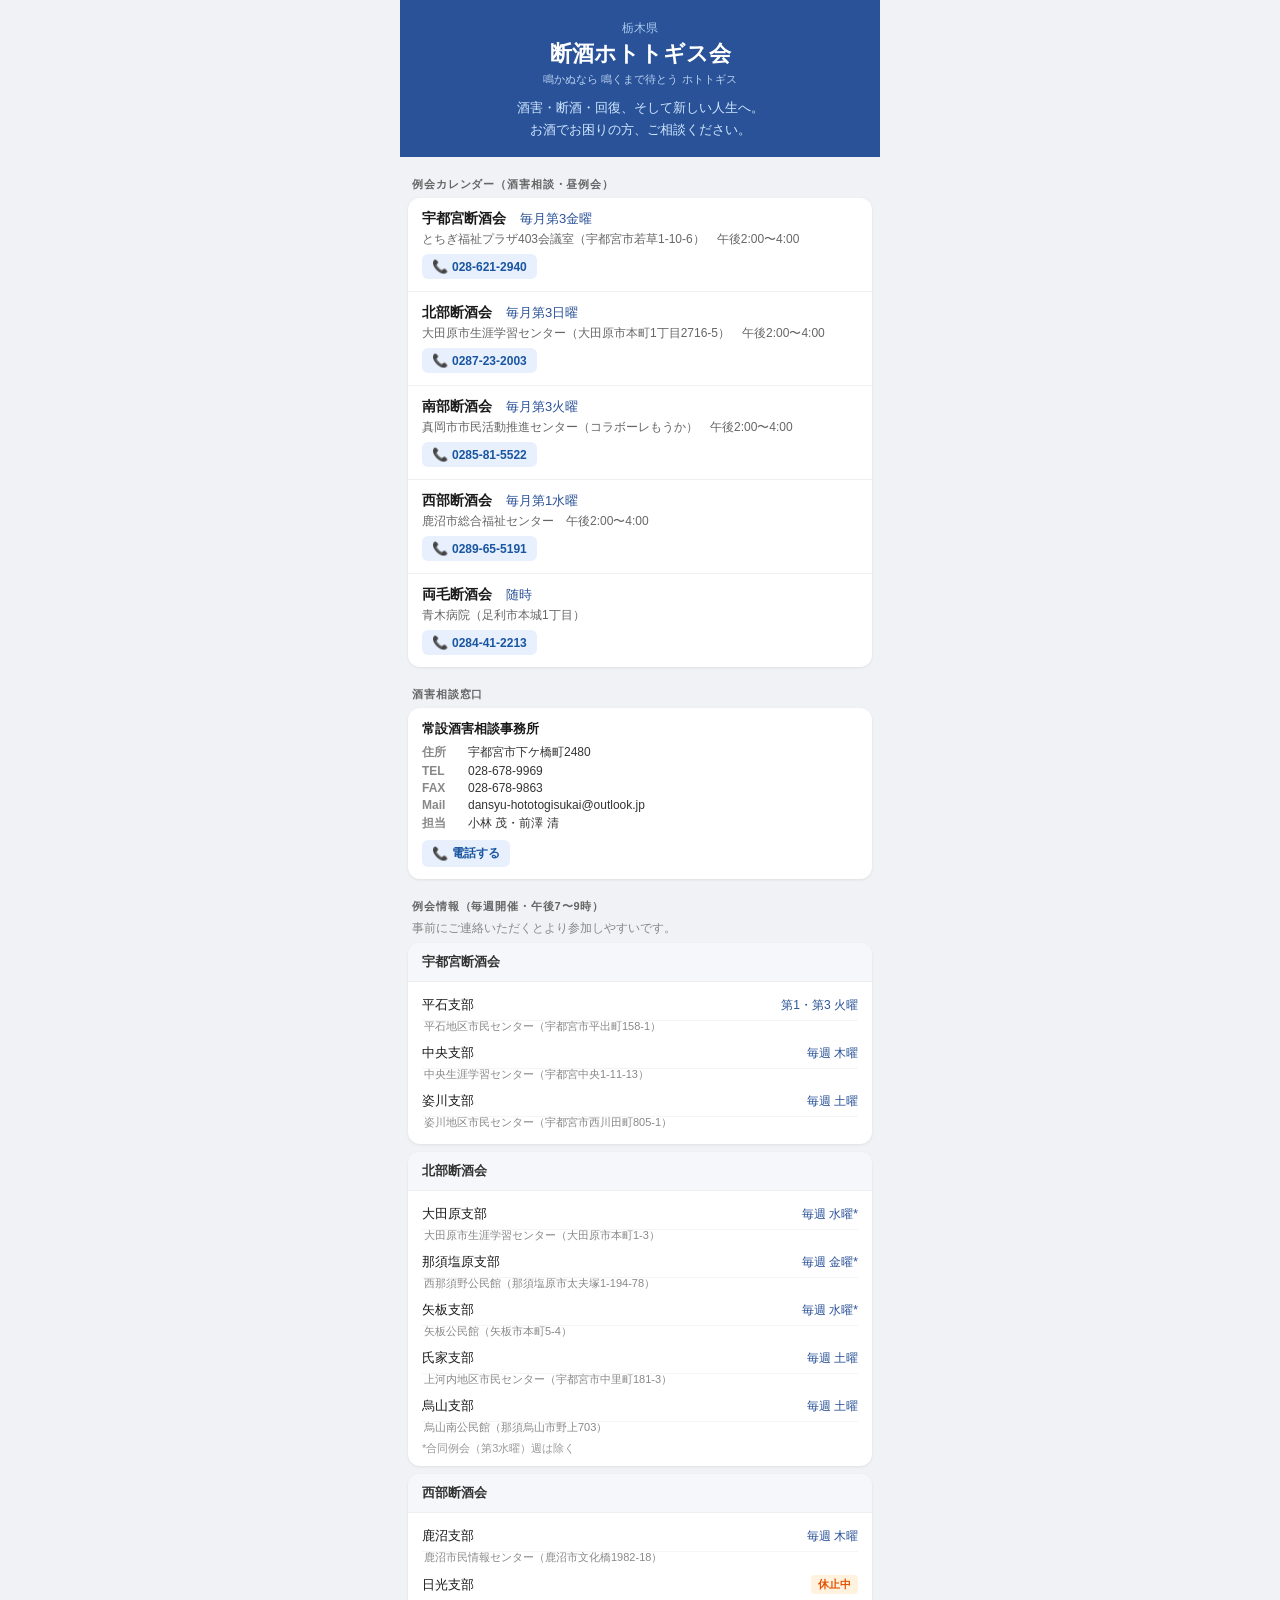
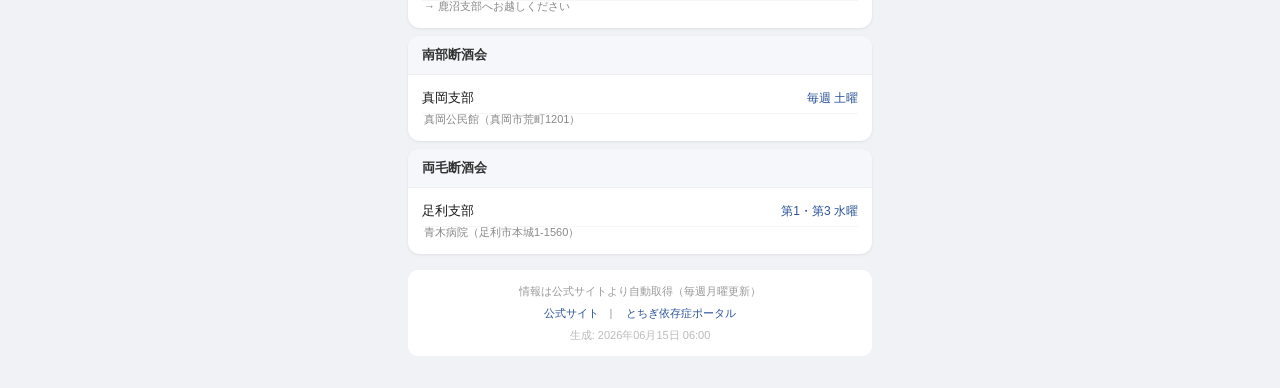
<file: mirror/tochigi/index.html>
<!DOCTYPE html>
<html lang="ja">
<head>
<meta charset="UTF-8">
<meta name="viewport" content="width=device-width, initial-scale=1.0">
<title>栃木県断酒ホトトギス会</title>
<style>
*{box-sizing:border-box;margin:0;padding:0}
body{font-family:-apple-system,BlinkMacSystemFont,'Hiragino Sans','Noto Sans JP',sans-serif;background:#f0f2f5;color:#1a1a1a;font-size:15px}
.wrap{max-width:480px;margin:0 auto;padding:0 0 2rem}

.header{background:#2a5298;padding:1.25rem 1rem 1rem;text-align:center}
.header-pref{font-size:12px;color:#a8c8f0;margin-bottom:2px}
.header-name{font-size:22px;font-weight:600;color:#fff}
.header-sub{font-size:11px;color:#b8d0f0;margin-top:3px}
.header-lead{margin-top:10px;font-size:13px;color:#d0e8ff;line-height:1.7}

.sec-label{font-size:11px;font-weight:600;color:#666;letter-spacing:.08em;margin:1.25rem 0 6px;padding:0 12px}

.card{background:#fff;border-radius:12px;overflow:hidden;margin:0 8px 10px;box-shadow:0 1px 3px rgba(0,0,0,.08)}
.card-head{padding:10px 14px;background:#f5f7fa;font-size:13px;font-weight:600;color:#333;border-bottom:1px solid #eee}

/* カレンダー */
.cal-entry{padding:12px 14px;border-bottom:1px solid #f0f0f0}
.cal-entry:last-child{border-bottom:none}
.cal-name{font-size:14px;font-weight:600;color:#1a1a1a;margin-bottom:3px}
.cal-rule{font-size:13px;font-weight:400;color:#2a5298}
.cal-place{font-size:12px;color:#666;margin-bottom:6px}
.cal-dates{background:#f0f4ff;border-radius:6px;padding:6px 10px;margin-bottom:6px}
.cal-date-row{display:flex;align-items:center;gap:10px;padding:3px 0;border-bottom:1px solid #e0e8ff}
.cal-date-row:last-child{border-bottom:none}
.cal-d{font-size:14px;font-weight:600;color:#2a5298;min-width:70px}
.cal-wd{font-size:12px;color:#666}
.cal-btns{display:flex;gap:6px;flex-wrap:wrap}

/* 相談 */
.contact-block{padding:12px 14px;border-bottom:1px solid #f0f0f0}
.contact-block:last-child{border-bottom:none}
.contact-name{font-size:13px;font-weight:600;color:#1a1a1a;margin-bottom:6px}
.contact-row{display:flex;gap:6px;font-size:12px;margin-bottom:3px;align-items:flex-start}
.contact-lab{width:40px;flex-shrink:0;color:#888;font-weight:600}
.contact-val{color:#333;word-break:break-all}

/* 例会 */
.meeting-group{background:#fff;border-radius:12px;overflow:hidden;margin:0 8px 8px;box-shadow:0 1px 3px rgba(0,0,0,.08)}
.group-head{padding:10px 14px;background:#f5f7fa;font-size:13px;font-weight:600;color:#333;border-bottom:1px solid #eee}
.group-body{padding:8px 14px 10px}
.branch-row{display:flex;justify-content:space-between;align-items:center;padding:6px 0;border-bottom:1px solid #f5f5f5;font-size:13px}
.branch-row:last-of-type{border-bottom:none}
.branch-name{font-weight:500;color:#1a1a1a}
.branch-day{font-size:12px;color:#2a5298;font-weight:500}
.branch-addr{font-size:11px;color:#888;margin:-2px 0 4px;padding-left:2px}
.branch-note{font-size:11px;color:#999;margin-top:6px}
.badge-pause{font-size:11px;padding:2px 7px;border-radius:4px;background:#fff3e0;color:#e65100;font-weight:600}

/* ボタン */
.tel-btn{display:inline-flex;align-items:center;gap:4px;background:#e8f0fe;color:#1a56a0;border-radius:6px;padding:5px 10px;font-size:12px;text-decoration:none;font-weight:600}
.pdf-btn{display:inline-flex;align-items:center;gap:4px;background:#fff8e1;color:#9a6700;border-radius:6px;padding:5px 10px;font-size:12px;text-decoration:none;font-weight:600}
.icon{font-size:13px}

/* フッター */
.footer{margin:1rem 8px 0;padding:10px 14px;background:#fff;border-radius:10px;font-size:11px;color:#999;text-align:center;line-height:2}
.footer a{color:#2a5298;text-decoration:none}
</style>
</head>
<body>
<div class="wrap">

  <div class="header">
    <div class="header-pref">栃木県</div>
    <div class="header-name">断酒ホトトギス会</div>
    <div class="header-sub">鳴かぬなら 鳴くまで待とう ホトトギス</div>
    <div class="header-lead">酒害・断酒・回復、そして新しい人生へ。<br>お酒でお困りの方、ご相談ください。</div>
  </div>

  <div class="sec-label">例会カレンダー（酒害相談・昼例会）</div>
  <div class="card">
    
    <div class="cal-entry">
      <div class="cal-name">宇都宮断酒会　<span class="cal-rule">毎月第3金曜</span></div>
      <div class="cal-place">とちぎ福祉プラザ403会議室（宇都宮市若草1-10-6）　午後2:00〜4:00</div>
      
      <div class="cal-btns">
        <a href="tel:028-621-2940" class="tel-btn"><span class="icon">📞</span>028-621-2940</a>
        
      </div>
    </div>

    <div class="cal-entry">
      <div class="cal-name">北部断酒会　<span class="cal-rule">毎月第3日曜</span></div>
      <div class="cal-place">大田原市生涯学習センター（大田原市本町1丁目2716-5）　午後2:00〜4:00</div>
      
      <div class="cal-btns">
        <a href="tel:0287-23-2003" class="tel-btn"><span class="icon">📞</span>0287-23-2003</a>
        
      </div>
    </div>

    <div class="cal-entry">
      <div class="cal-name">南部断酒会　<span class="cal-rule">毎月第3火曜</span></div>
      <div class="cal-place">真岡市市民活動推進センター（コラボーレもうか）　午後2:00〜4:00</div>
      
      <div class="cal-btns">
        <a href="tel:0285-81-5522" class="tel-btn"><span class="icon">📞</span>0285-81-5522</a>
        
      </div>
    </div>

    <div class="cal-entry">
      <div class="cal-name">西部断酒会　<span class="cal-rule">毎月第1水曜</span></div>
      <div class="cal-place">鹿沼市総合福祉センター　午後2:00〜4:00</div>
      
      <div class="cal-btns">
        <a href="tel:0289-65-5191" class="tel-btn"><span class="icon">📞</span>0289-65-5191</a>
        
      </div>
    </div>

    <div class="cal-entry">
      <div class="cal-name">両毛断酒会　<span class="cal-rule">随時</span></div>
      <div class="cal-place">青木病院（足利市本城1丁目）</div>
      
      <div class="cal-btns">
        <a href="tel:0284-41-2213" class="tel-btn"><span class="icon">📞</span>0284-41-2213</a>
        
      </div>
    </div>
  </div>

  <div class="sec-label">酒害相談窓口</div>
  <div class="card">
    <div class="contact-block">
      <div class="contact-name">常設酒害相談事務所</div>
      <div class="contact-row"><span class="contact-lab">住所</span><span class="contact-val">宇都宮市下ケ橋町2480</span></div>
      <div class="contact-row"><span class="contact-lab">TEL</span><span class="contact-val">028-678-9969</span></div>
      <div class="contact-row"><span class="contact-lab">FAX</span><span class="contact-val">028-678-9863</span></div>
      <div class="contact-row"><span class="contact-lab">Mail</span><span class="contact-val">dansyu-hototogisukai@outlook.jp</span></div>
      <div class="contact-row"><span class="contact-lab">担当</span><span class="contact-val">小林 茂・前澤 清</span></div>
      <div style="margin-top:8px"><a href="tel:028-678-9969" class="tel-btn"><span class="icon">📞</span>電話する</a></div>
    </div>
  </div>

  <div class="sec-label">例会情報（毎週開催・午後7〜9時）</div>
  <div style="padding:0 0 4px;font-size:12px;color:#888;padding:0 12px 6px">事前にご連絡いただくとより参加しやすいです。</div>
  
    <div class="meeting-group">
      <div class="group-head">宇都宮断酒会</div>
      <div class="group-body">
        
        <div class="branch-row">
          <span class="branch-name">平石支部</span>
          <span class="branch-day">第1・第3 火曜</span>
        </div>
        <div class="branch-addr">平石地区市民センター（宇都宮市平出町158-1）</div>
        <div class="branch-row">
          <span class="branch-name">中央支部</span>
          <span class="branch-day">毎週 木曜</span>
        </div>
        <div class="branch-addr">中央生涯学習センター（宇都宮中央1-11-13）</div>
        <div class="branch-row">
          <span class="branch-name">姿川支部</span>
          <span class="branch-day">毎週 土曜</span>
        </div>
        <div class="branch-addr">姿川地区市民センター（宇都宮市西川田町805-1）</div>
        
      </div>
    </div>

    <div class="meeting-group">
      <div class="group-head">北部断酒会</div>
      <div class="group-body">
        
        <div class="branch-row">
          <span class="branch-name">大田原支部</span>
          <span class="branch-day">毎週 水曜*</span>
        </div>
        <div class="branch-addr">大田原市生涯学習センター（大田原市本町1-3）</div>
        <div class="branch-row">
          <span class="branch-name">那須塩原支部</span>
          <span class="branch-day">毎週 金曜*</span>
        </div>
        <div class="branch-addr">西那須野公民館（那須塩原市太夫塚1-194-78）</div>
        <div class="branch-row">
          <span class="branch-name">矢板支部</span>
          <span class="branch-day">毎週 水曜*</span>
        </div>
        <div class="branch-addr">矢板公民館（矢板市本町5-4）</div>
        <div class="branch-row">
          <span class="branch-name">氏家支部</span>
          <span class="branch-day">毎週 土曜</span>
        </div>
        <div class="branch-addr">上河内地区市民センター（宇都宮市中里町181-3）</div>
        <div class="branch-row">
          <span class="branch-name">烏山支部</span>
          <span class="branch-day">毎週 土曜</span>
        </div>
        <div class="branch-addr">烏山南公民館（那須烏山市野上703）</div>
        <div class="branch-note">*合同例会（第3水曜）週は除く</div>
      </div>
    </div>

    <div class="meeting-group">
      <div class="group-head">西部断酒会</div>
      <div class="group-body">
        
        <div class="branch-row">
          <span class="branch-name">鹿沼支部</span>
          <span class="branch-day">毎週 木曜</span>
        </div>
        <div class="branch-addr">鹿沼市民情報センター（鹿沼市文化橋1982-18）</div>
        <div class="branch-row">
          <span class="branch-name">日光支部</span>
          <span class="badge-pause">休止中</span>
        </div>
        <div class="branch-addr">→ 鹿沼支部へお越しください</div>
        
      </div>
    </div>

    <div class="meeting-group">
      <div class="group-head">南部断酒会</div>
      <div class="group-body">
        
        <div class="branch-row">
          <span class="branch-name">真岡支部</span>
          <span class="branch-day">毎週 土曜</span>
        </div>
        <div class="branch-addr">真岡公民館（真岡市荒町1201）</div>
        
      </div>
    </div>

    <div class="meeting-group">
      <div class="group-head">両毛断酒会</div>
      <div class="group-body">
        
        <div class="branch-row">
          <span class="branch-name">足利支部</span>
          <span class="branch-day">第1・第3 水曜</span>
        </div>
        <div class="branch-addr">青木病院（足利市本城1-1560）</div>
        
      </div>
    </div>

  <div class="footer">
    情報は公式サイトより自動取得（毎週月曜更新）<br>
    <a href="https://dansyu-tochigiken.jp" target="_blank">公式サイト</a>　|　
    <a href="https://tochigi-izon.portalsite.pref.tochigi.lg.jp/" target="_blank">とちぎ依存症ポータル</a><br>
    <span style="color:#bbb">生成: 2026年06月15日 06:00</span>
  </div>

</div>
</body>
</html>
</file>
